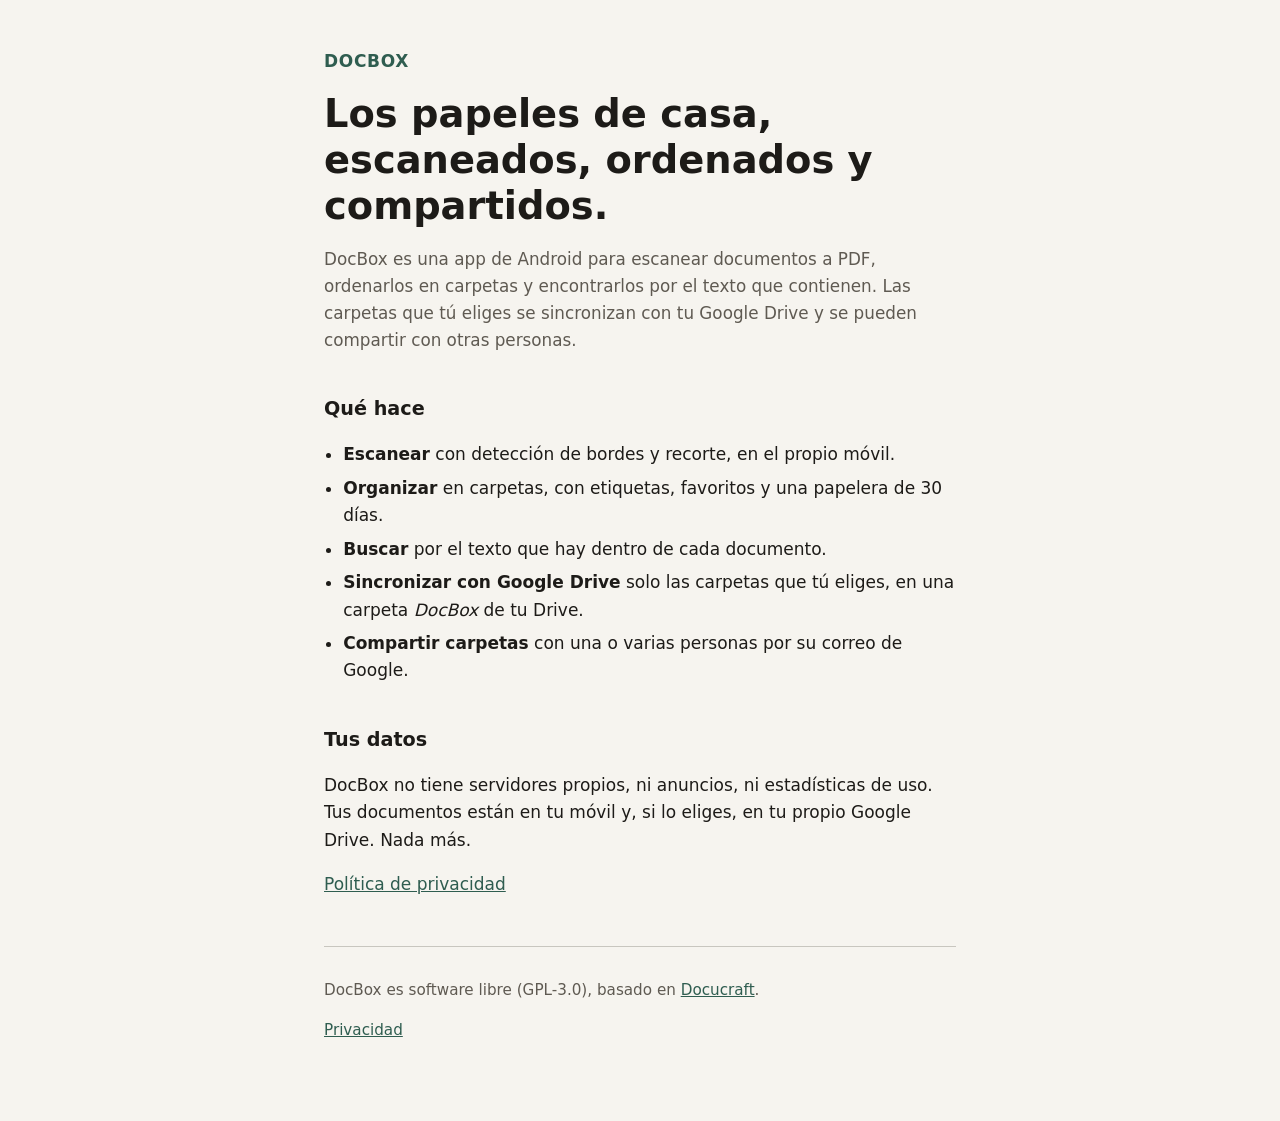
<file: index.html>
<!DOCTYPE html>
<html lang="es">
<head>
<meta charset="utf-8">
<meta name="viewport" content="width=device-width, initial-scale=1">
<title>DocBox — escanea, organiza y comparte los documentos de casa</title>
<meta name="description" content="DocBox es una app de Android para escanear documentos, ordenarlos en carpetas y compartirlas con tu familia a través de Google Drive.">
<link rel="stylesheet" href="estilo.css">
</head>
<body>
<main>
  <header>
    <p class="marca">DocBox</p>
    <h1>Los papeles de casa, escaneados, ordenados y compartidos.</h1>
    <p class="entrada">DocBox es una app de Android para escanear documentos a PDF, ordenarlos en carpetas y encontrarlos por el texto que contienen. Las carpetas que tú eliges se sincronizan con tu Google Drive y se pueden compartir con otras personas.</p>
  </header>

  <section>
    <h2>Qué hace</h2>
    <ul>
      <li><strong>Escanear</strong> con detección de bordes y recorte, en el propio móvil.</li>
      <li><strong>Organizar</strong> en carpetas, con etiquetas, favoritos y una papelera de 30 días.</li>
      <li><strong>Buscar</strong> por el texto que hay dentro de cada documento.</li>
      <li><strong>Sincronizar con Google Drive</strong> solo las carpetas que tú eliges, en una carpeta <em>DocBox</em> de tu Drive.</li>
      <li><strong>Compartir carpetas</strong> con una o varias personas por su correo de Google.</li>
    </ul>
  </section>

  <section>
    <h2>Tus datos</h2>
    <p>DocBox no tiene servidores propios, ni anuncios, ni estadísticas de uso. Tus documentos están en tu móvil y, si lo eliges, en tu propio Google Drive. Nada más.</p>
    <p><a href="privacidad.html">Política de privacidad</a></p>
  </section>

  <footer>
    <p>DocBox es software libre (GPL-3.0), basado en <a href="https://github.com/BobbyESP/Docucraft">Docucraft</a>.</p>
    <p><a href="privacidad.html">Privacidad</a></p>
  </footer>
</main>
</body>
</html>
</file>
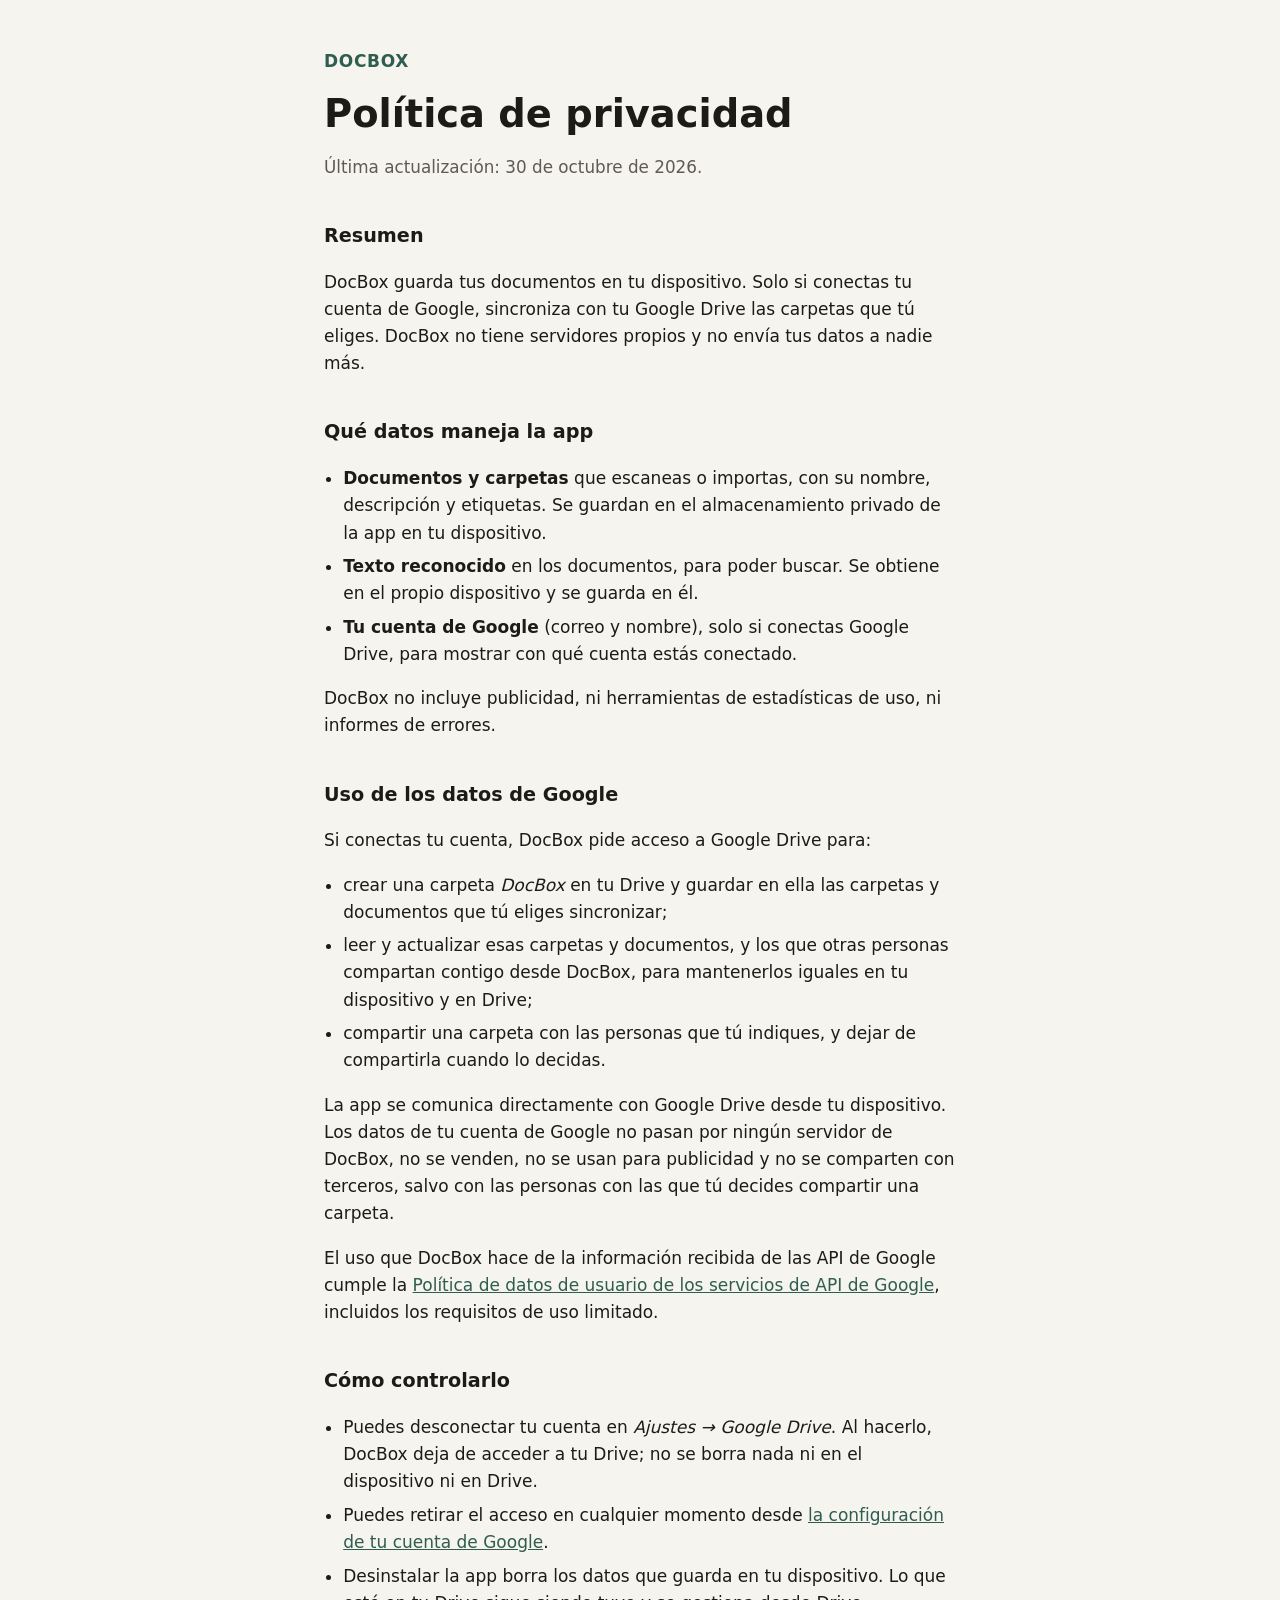
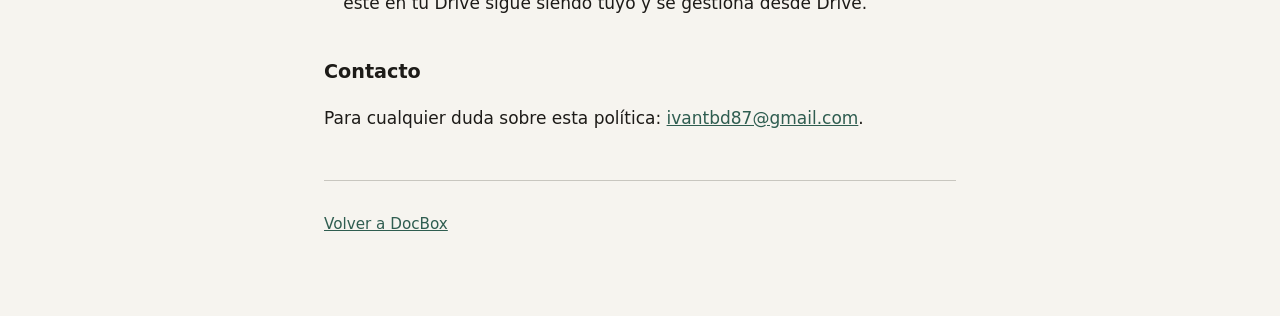
<file: privacidad.html>
<!DOCTYPE html>
<html lang="es">
<head>
<meta charset="utf-8">
<meta name="viewport" content="width=device-width, initial-scale=1">
<title>Política de privacidad — DocBox</title>
<link rel="stylesheet" href="estilo.css">
</head>
<body>
<main>
  <header>
    <p class="marca"><a href="./">DocBox</a></p>
    <h1>Política de privacidad</h1>
    <p class="entrada">Última actualización: 30 de octubre de 2026.</p>
  </header>

  <section>
    <h2>Resumen</h2>
    <p>DocBox guarda tus documentos en tu dispositivo. Solo si conectas tu cuenta de Google, sincroniza con tu Google Drive las carpetas que tú eliges. DocBox no tiene servidores propios y no envía tus datos a nadie más.</p>
  </section>

  <section>
    <h2>Qué datos maneja la app</h2>
    <ul>
      <li><strong>Documentos y carpetas</strong> que escaneas o importas, con su nombre, descripción y etiquetas. Se guardan en el almacenamiento privado de la app en tu dispositivo.</li>
      <li><strong>Texto reconocido</strong> en los documentos, para poder buscar. Se obtiene en el propio dispositivo y se guarda en él.</li>
      <li><strong>Tu cuenta de Google</strong> (correo y nombre), solo si conectas Google Drive, para mostrar con qué cuenta estás conectado.</li>
    </ul>
    <p>DocBox no incluye publicidad, ni herramientas de estadísticas de uso, ni informes de errores.</p>
  </section>

  <section>
    <h2>Uso de los datos de Google</h2>
    <p>Si conectas tu cuenta, DocBox pide acceso a Google Drive para:</p>
    <ul>
      <li>crear una carpeta <em>DocBox</em> en tu Drive y guardar en ella las carpetas y documentos que tú eliges sincronizar;</li>
      <li>leer y actualizar esas carpetas y documentos, y los que otras personas compartan contigo desde DocBox, para mantenerlos iguales en tu dispositivo y en Drive;</li>
      <li>compartir una carpeta con las personas que tú indiques, y dejar de compartirla cuando lo decidas.</li>
    </ul>
    <p>La app se comunica directamente con Google Drive desde tu dispositivo. Los datos de tu cuenta de Google no pasan por ningún servidor de DocBox, no se venden, no se usan para publicidad y no se comparten con terceros, salvo con las personas con las que tú decides compartir una carpeta.</p>
    <p>El uso que DocBox hace de la información recibida de las API de Google cumple la <a href="https://developers.google.com/terms/api-services-user-data-policy">Política de datos de usuario de los servicios de API de Google</a>, incluidos los requisitos de uso limitado.</p>
  </section>

  <section>
    <h2>Cómo controlarlo</h2>
    <ul>
      <li>Puedes desconectar tu cuenta en <em>Ajustes → Google Drive</em>. Al hacerlo, DocBox deja de acceder a tu Drive; no se borra nada ni en el dispositivo ni en Drive.</li>
      <li>Puedes retirar el acceso en cualquier momento desde <a href="https://myaccount.google.com/permissions">la configuración de tu cuenta de Google</a>.</li>
      <li>Desinstalar la app borra los datos que guarda en tu dispositivo. Lo que esté en tu Drive sigue siendo tuyo y se gestiona desde Drive.</li>
    </ul>
  </section>

  <section>
    <h2>Contacto</h2>
    <p>Para cualquier duda sobre esta política: <a href="mailto:ivantbd87@gmail.com">ivantbd87@gmail.com</a>.</p>
  </section>

  <footer>
    <p><a href="./">Volver a DocBox</a></p>
  </footer>
</main>
</body>
</html>
</file>
<file: estilo.css>
:root {
  --fondo: #f6f4ef;
  --texto: #1d1b18;
  --suave: #5f5a52;
  --acento: #2f5d50;
  color-scheme: light dark;
}
@media (prefers-color-scheme: dark) {
  :root { --fondo: #151412; --texto: #ece8e1; --suave: #a8a196; --acento: #8cc5b2; }
}
* { box-sizing: border-box; }
body {
  margin: 0;
  background: var(--fondo);
  color: var(--texto);
  font: 17px/1.6 system-ui, -apple-system, "Segoe UI", Roboto, sans-serif;
}
main { max-width: 42rem; margin: 0 auto; padding: 3rem 1.25rem 4rem; }
.marca { font-weight: 700; letter-spacing: .04em; text-transform: uppercase; color: var(--acento); margin: 0 0 1rem; }
.marca a { text-decoration: none; }
h1 { font-size: clamp(1.8rem, 5vw, 2.4rem); line-height: 1.2; margin: 0 0 1rem; }
h2 { font-size: 1.2rem; margin: 2.5rem 0 .5rem; }
.entrada { color: var(--suave); font-size: 1.05rem; }
ul { padding-left: 1.2rem; }
li { margin: .4rem 0; }
a { color: var(--acento); }
footer { margin-top: 3rem; padding-top: 1rem; border-top: 1px solid color-mix(in srgb, var(--suave) 30%, transparent); color: var(--suave); font-size: .95rem; }
</file>
